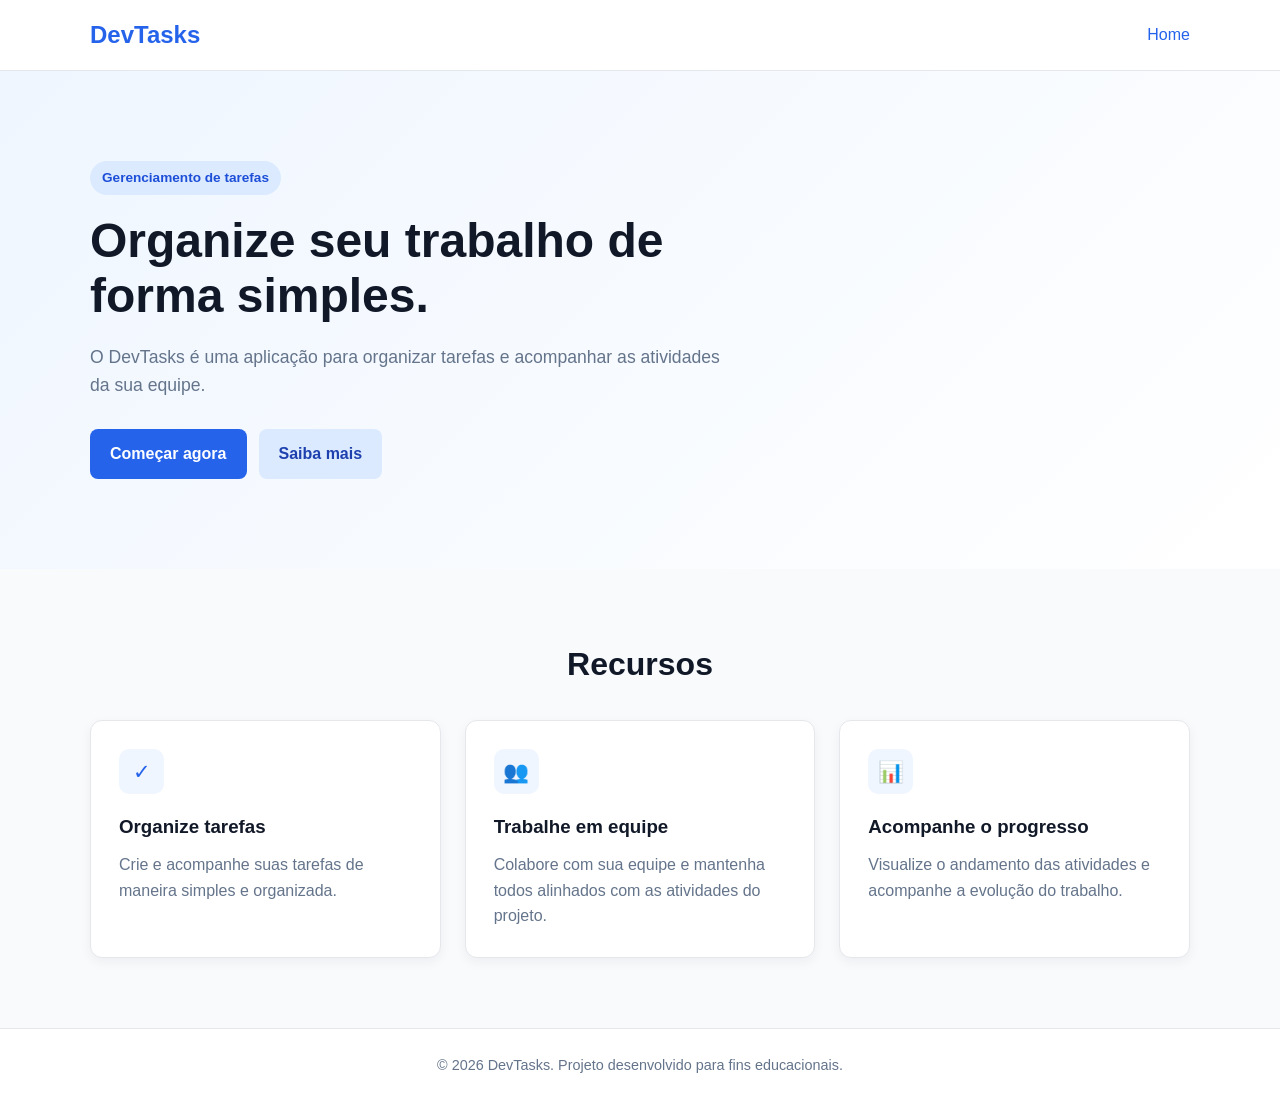
<file: Home/index.html>
<!DOCTYPE html>
<html lang="pt-BR">
<head>
    <meta charset="UTF-8">
    <meta name="viewport" content="width=device-width, initial-scale=1.0">
    <title>DevTasks - Home</title>

    <link rel="stylesheet" href="style.css">
</head>
<body>

    <header class="header">
        <div class="container header-content">
            <h1 class="logo">DevTasks</h1>

            <nav class="nav">
                <a href="index.html" class="active">Home</a>
            </nav>
        </div>
    </header>

    <main>
        <section class="hero">
            <div class="container">
                <span class="badge">Gerenciamento de tarefas</span>

                <h2>Organize seu trabalho de forma simples.</h2>

                <p>
                    O DevTasks é uma aplicação para organizar tarefas
                    e acompanhar as atividades da sua equipe.
                </p>

                <div class="hero-actions">
                    <a href="#" class="button primary">Começar agora</a>
                    <a href="#" class="button secondary">Saiba mais</a>
                </div>
            </div>
        </section>

        <section class="features">
            <div class="container">
                <h2>Recursos</h2>

                <div class="cards">

                    <article class="card">
                        <div class="card-icon">✓</div>
                        <h3>Organize tarefas</h3>
                        <p>
                            Crie e acompanhe suas tarefas de maneira
                            simples e organizada.
                        </p>
                    </article>

                    <article class="card">
                        <div class="card-icon">👥</div>
                        <h3>Trabalhe em equipe</h3>
                        <p>
                            Colabore com sua equipe e mantenha todos
                            alinhados com as atividades do projeto.
                        </p>
                    </article>

                    <article class="card">
                        <div class="card-icon">📊</div>
                        <h3>Acompanhe o progresso</h3>
                        <p>
                            Visualize o andamento das atividades e
                            acompanhe a evolução do trabalho.
                        </p>
                    </article>

                </div>
            </div>
        </section>
    </main>

    <footer class="footer">
        <div class="container">
            <p>
                &copy; 2026 DevTasks. Projeto desenvolvido para fins educacionais.
            </p>
        </div>
    </footer>

</body>
</html>
</file>
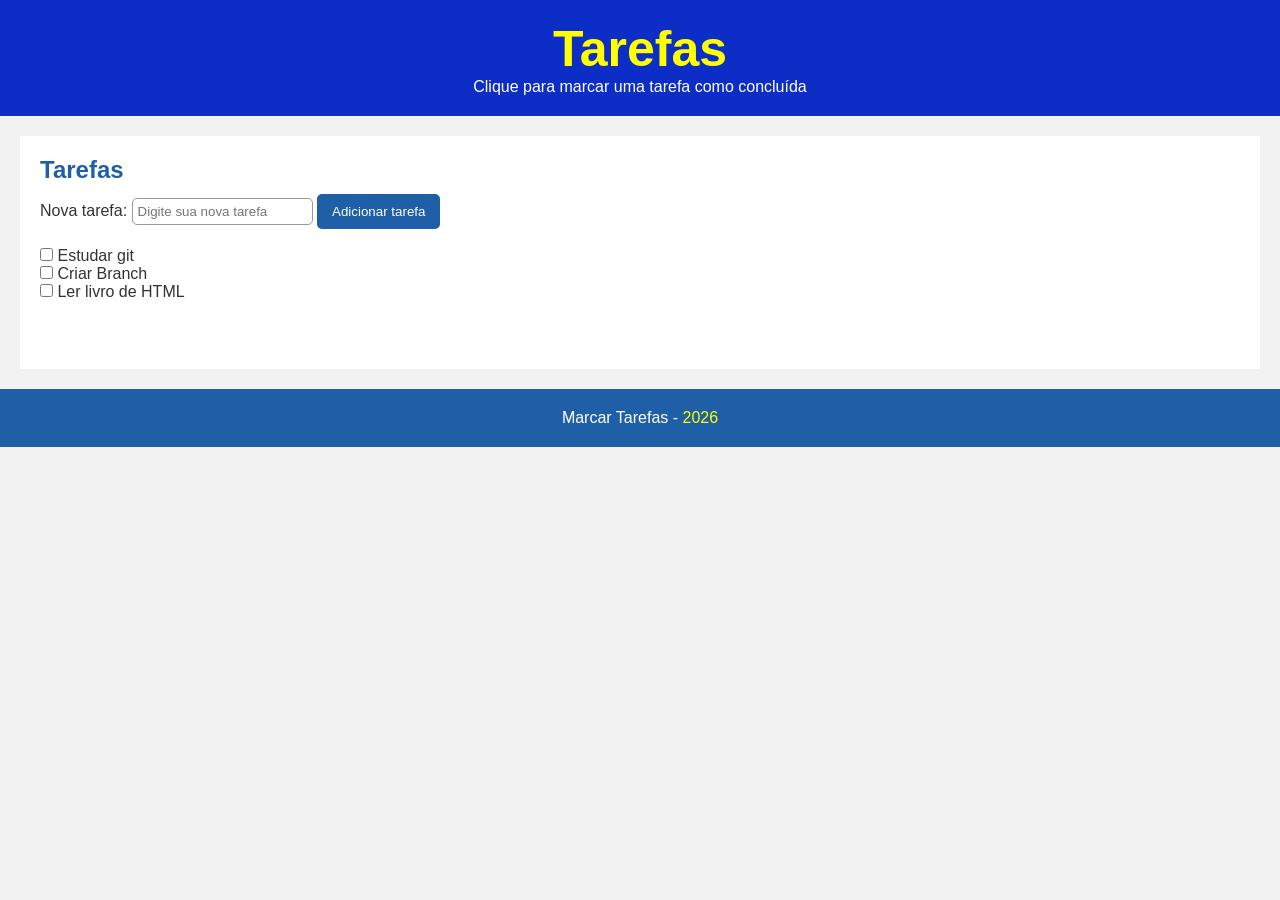
<file: Tarefas/index.html>
<!DOCTYPE html>
<html lang="pt-BR">

<head>
    <meta charset="UTF-8">
    <meta name="viewport" content="width=device-width, initial-scale=1.0">
    <title>Tarefas</title>
    <link rel="stylesheet" href="style.css">
</head>

<body>
    <div class="cabecalho">
        <h1 id="titulo-principal"><span>Tarefas</span></h1>
        <p>Clique para marcar uma tarefa como concluída</p>
    </div>
    <div class="conteudo">
        <div class="inscricao">
            <h2>Tarefas</h2>

            <!-- Formulário -->
            <form>
                <label for="Nova tarefa">Nova tarefa:</label>
                <input type="text" id="Nova tarefa" placeholder="Digite sua nova tarefa">
                <button type="submit">Adicionar tarefa</button>
                <br>
                <br>
                <input type="checkbox" id="Estudar">
                <label for="Estudar">Estudar git</label>
                <br>

                <input type="checkbox" id="Branch">
                <label for="Branch">Criar Branch</label>
                <br>

                <input type="checkbox" id="Ler">
                <label for="Ler">Ler livro de HTML</label>
                <br>
                <br>


            </form>
        </div>
    </div>
    <div class="rodape">
        <p>Marcar Tarefas - <span>2026</span></p>



    </div>
</body>

</html>
</file>
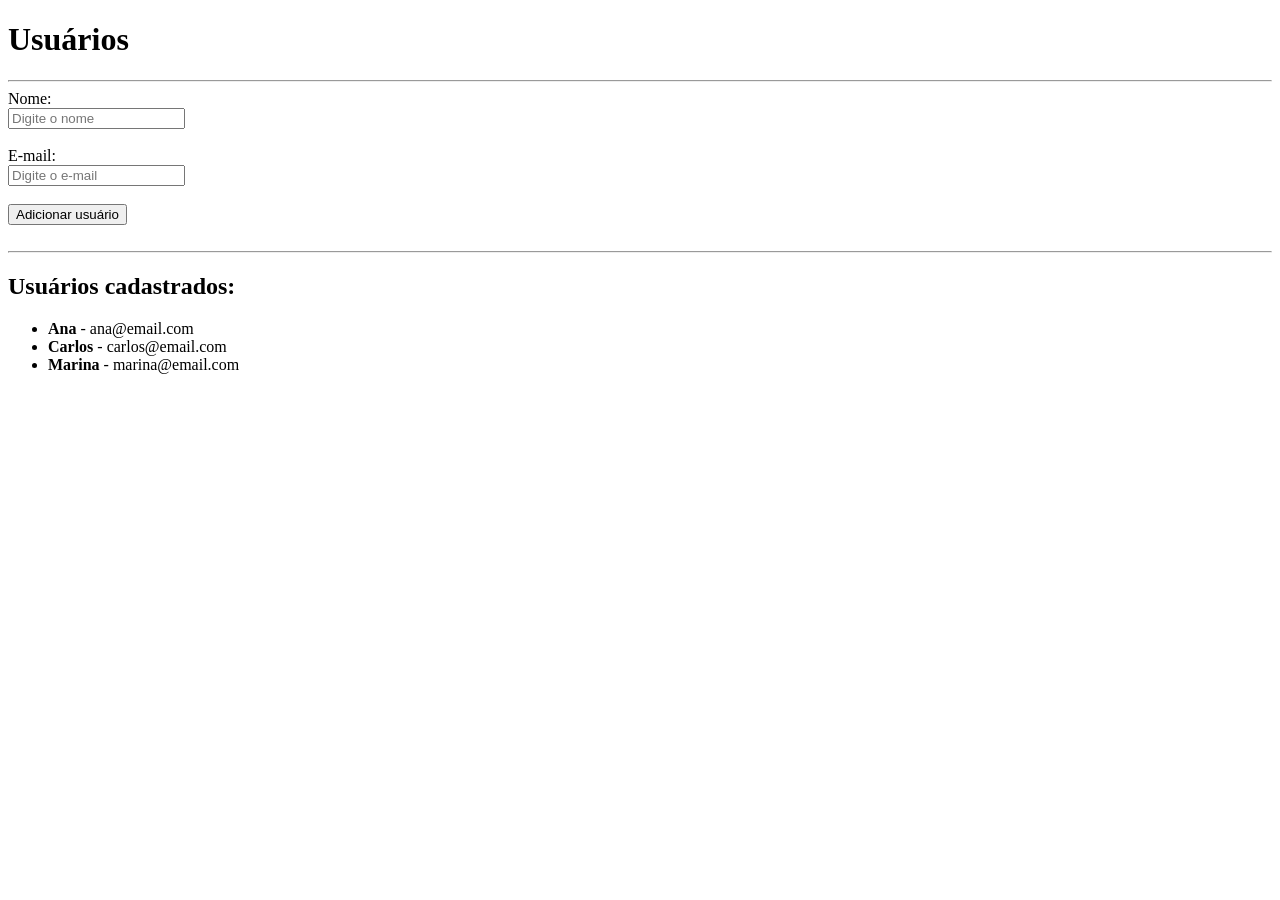
<file: Usuarios/usuarios.html>
<!DOCTYPE html>
<html lang="pt-BR">
<head>
    <meta charset="UTF-8">
    <title>Usuários</title>
</head>
<body>

    <h1>Usuários</h1>
    <hr>

    <!-- Formulário de cadastro -->
    <div>
        <label for="nome">Nome:</label><br>
        <input type="text" id="nome" name="nome" placeholder="Digite o nome"><br><br>

        <label for="email">E-mail:</label><br>
        <input type="email" id="email" name="email" placeholder="Digite o e-mail"><br><br>

        <button>Adicionar usuário</button>
    </div>

    <br><hr>

    <!-- Lista de usuários cadastrados -->
    <h2>Usuários cadastrados:</h2>
    <ul>
        <li><strong>Ana</strong> - ana@email.com</li>
        <li><strong>Carlos</strong> - carlos@email.com</li>
        <li><strong>Marina</strong> - marina@email.com</li>
    </ul>

</body>
</html>
</file>
<file: Home/style.css>
/* ========================================
   Reset
======================================== */

* {
    margin: 0;
    padding: 0;
    box-sizing: border-box;
}

body {
    font-family: Arial, Helvetica, sans-serif;
    color: #1f2937;
    background-color: #f8fafc;
    line-height: 1.6;
}

a {
    text-decoration: none;
    color: inherit;
}

.container {
    width: min(1100px, 90%);
    margin: 0 auto;
}


/* ========================================
   Header
======================================== */

.header {
    background-color: #ffffff;
    border-bottom: 1px solid #e5e7eb;
}

.header-content {
    min-height: 70px;

    display: flex;
    align-items: center;
    justify-content: space-between;
}

.logo {
    color: #2563eb;
    font-size: 1.5rem;
}

.nav {
    display: flex;
    gap: 24px;
}

.nav a {
    color: #64748b;
    font-weight: 500;
    transition: color 0.2s ease;
}

.nav a:hover,
.nav a.active {
    color: #2563eb;
}


/* ========================================
   Hero
======================================== */

.hero {
    padding: 90px 0;
    background: linear-gradient(
        135deg,
        #eff6ff 0%,
        #ffffff 100%
    );
}

.badge {
    display: inline-block;

    margin-bottom: 18px;
    padding: 6px 12px;

    color: #1d4ed8;
    background-color: #dbeafe;

    border-radius: 999px;

    font-size: 0.85rem;
    font-weight: 600;
}

.hero h2 {
    max-width: 700px;

    margin-bottom: 20px;

    color: #111827;

    font-size: 3rem;
    line-height: 1.15;
}

.hero p {
    max-width: 650px;

    margin-bottom: 30px;

    color: #64748b;
    font-size: 1.1rem;
}

.hero-actions {
    display: flex;
    gap: 12px;
}


/* ========================================
   Buttons
======================================== */

.button {
    display: inline-block;

    padding: 12px 20px;

    border-radius: 8px;

    font-weight: 600;

    transition: all 0.2s ease;
}

.button.primary {
    color: #ffffff;
    background-color: #2563eb;
}

.button.primary:hover {
    background-color: #1d4ed8;
}

.button.secondary {
    color: #1e40af;
    background-color: #dbeafe;
}

.button.secondary:hover {
    background-color: #bfdbfe;
}


/* ========================================
   Features
======================================== */

.features {
    padding: 70px 0;
}

.features > .container > h2 {
    margin-bottom: 30px;

    color: #111827;
    font-size: 2rem;
    text-align: center;
}

.cards {
    display: grid;
    grid-template-columns: repeat(3, 1fr);
    gap: 24px;
}

.card {
    padding: 28px;

    background-color: #ffffff;

    border: 1px solid #e5e7eb;
    border-radius: 12px;

    box-shadow: 0 4px 12px rgba(15, 23, 42, 0.05);
}

.card-icon {
    width: 45px;
    height: 45px;

    display: flex;
    align-items: center;
    justify-content: center;

    margin-bottom: 18px;

    color: #2563eb;
    background-color: #eff6ff;

    border-radius: 10px;

    font-size: 1.3rem;
}

.card h3 {
    margin-bottom: 10px;

    color: #111827;
}

.card p {
    color: #64748b;
}


/* ========================================
   Footer
======================================== */

.footer {
    padding: 25px 0;

    color: #64748b;
    background-color: #ffffff;

    border-top: 1px solid #e5e7eb;

    text-align: center;

    font-size: 0.9rem;
}
</file>
<file: Tarefas/style.css>
* {
    margin: 0;
    padding: 0;
    box-sizing: border-box;
}

body {
    background-color: #f2f2f2;
    color: #333333;
    font-family: Arial, Helvetica, sans-serif;
}

.cabecalho {
    background-color: rgb(12, 46, 199);
    color: rgb(255, 255, 255);
    text-align: center;
    padding: 20px;
}

#titulo-principal {
    font-size: 50px;
}

span {
    color: yellow;
}

/* conteúdo */

.conteudo {
    background-color: #ffffff;
    margin: 20px;
    padding: 20px;
}

.sobre,
.turmas,
.inscricao {
    margin-bottom: 30px;
}

h2 {
    color: #1f5fa8;
}

.imagem-curso {
    border-radius: 10px;
    width: 500px;
}

.table {
    border: 1px solid #999999;
    border-radius: 5px;
}

th,
td {
    border: 1px solid #999999;
    padding: 10px;
    text-align: left;
}

th {
    background-color: #d9f8f5;
}

input,
select,
textarea {
    border: 1px solid #999999;
    border-radius: 5px;
    padding: 5px;
}

textarea {
    resize: none;
}

button {
    background-color: #1f5fa8;
    border: none;
    border-radius: 5px;
    color: #ffffff;
    padding: 10px 15px;
    margin: 10px 0px 0px 0px;
}

.rodape {
    background-color: #1f5fa8;
    color: #ffffff;
    padding: 20px;
    text-align: center;
}
</file>
